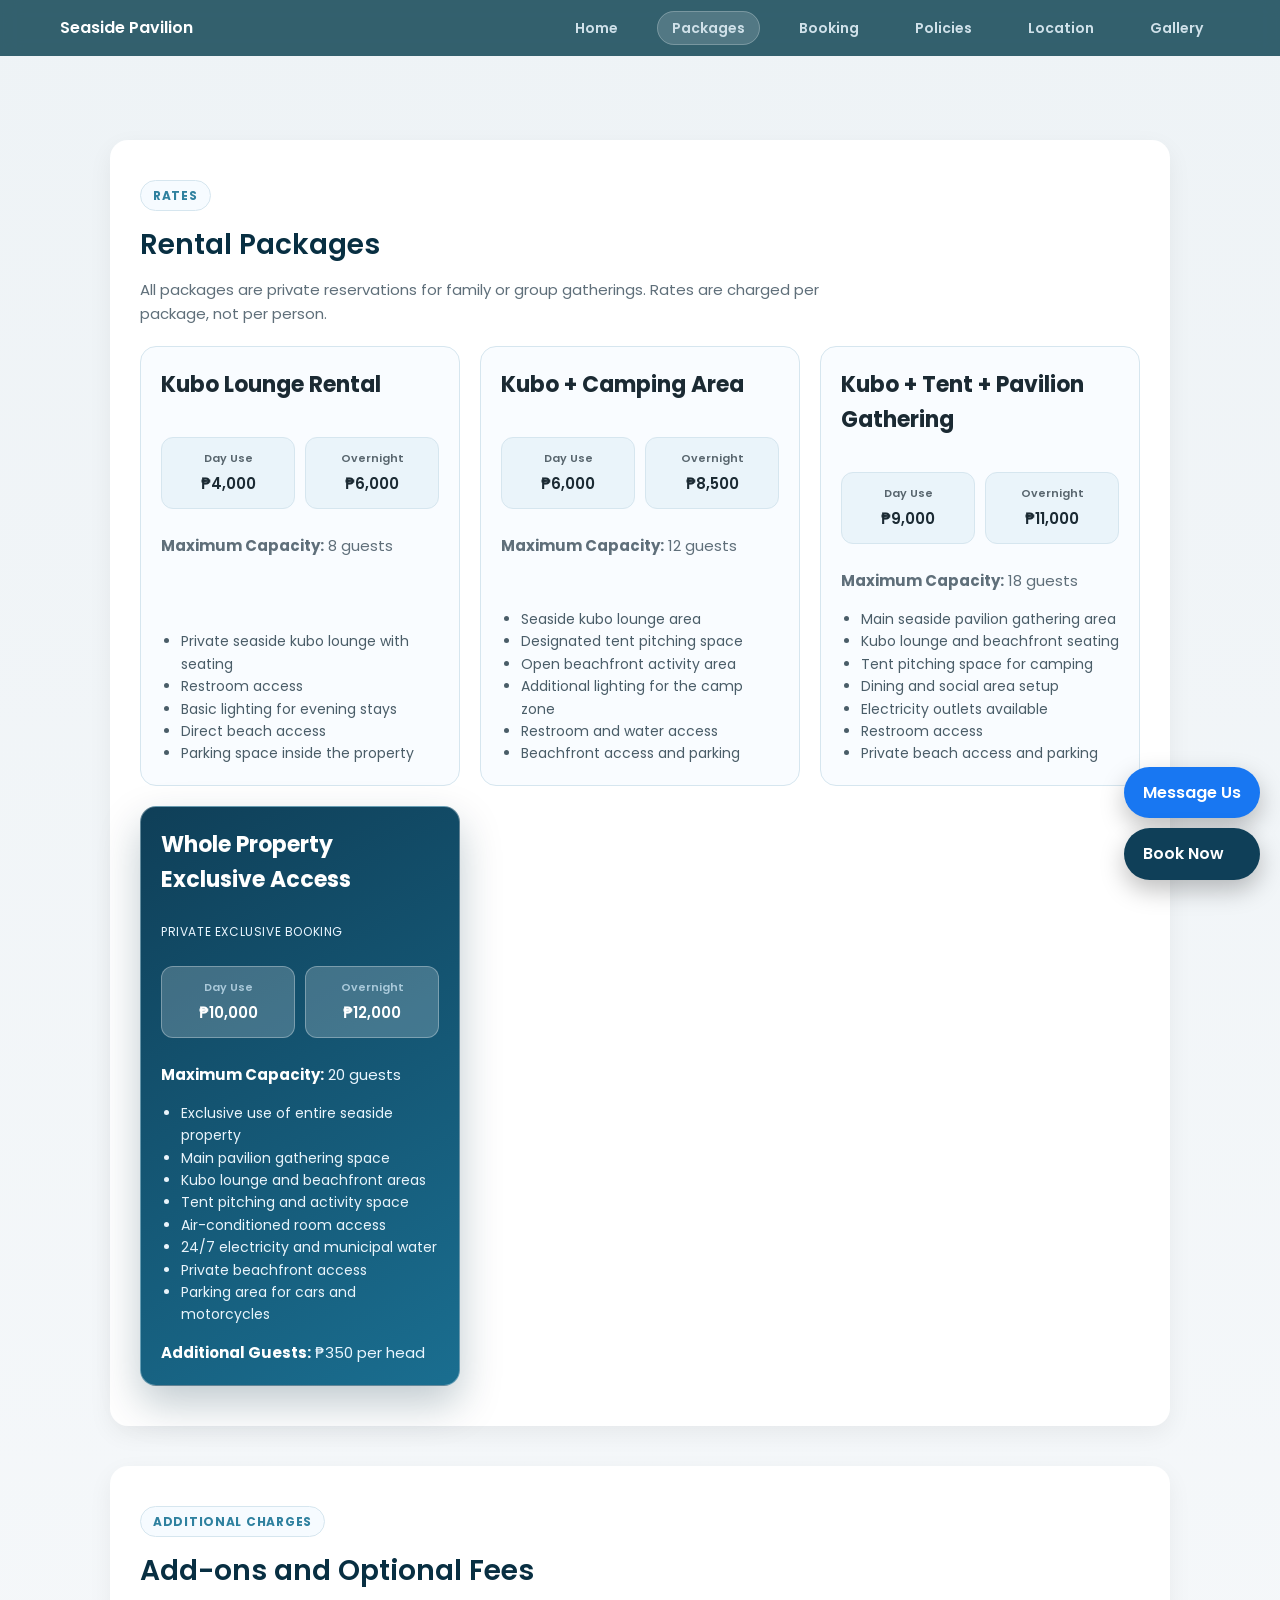
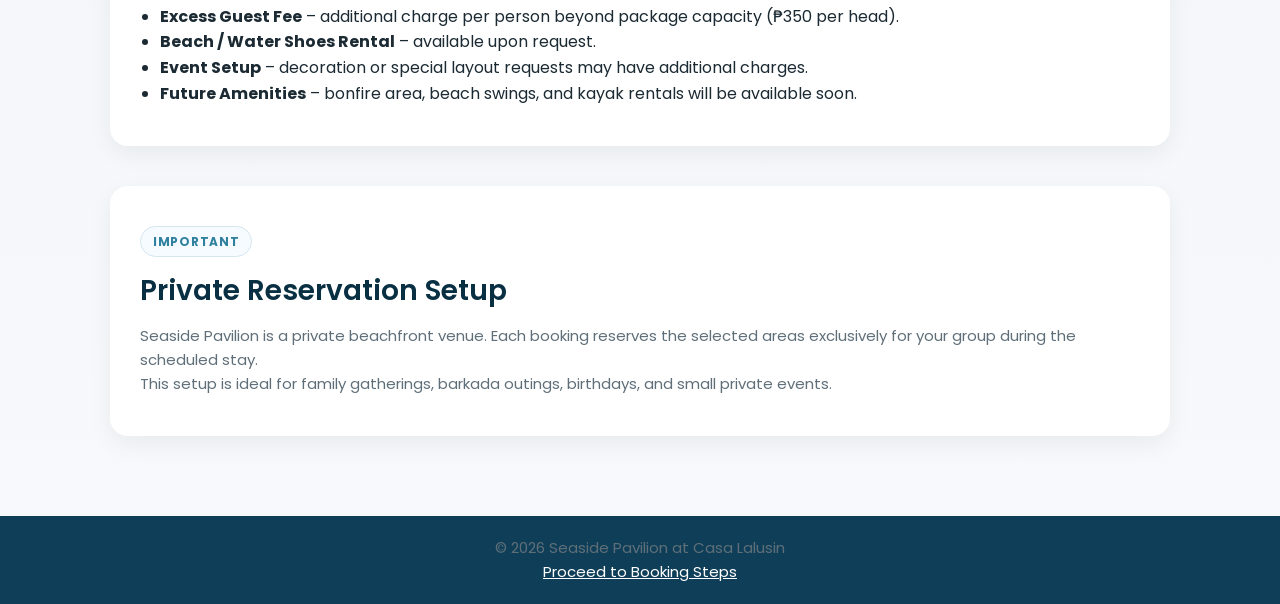
<file: packages.html>
<!DOCTYPE html>
<html lang="en">

<head>

<meta charset="UTF-8">
<meta name="viewport" content="width=device-width, initial-scale=1.0">

<title>Packages | Seaside Pavilion</title>

<link href="https://fonts.googleapis.com/css2?family=Poppins:wght@300;400;500;600;700&display=swap" rel="stylesheet">
<link rel="stylesheet" href="styles.css">

</head>

<body>

<div class="page-shell">

<header class="site-header">

<div class="header-wrap">

<a class="brand" href="index.html">Seaside Pavilion</a>

<nav class="site-nav" aria-label="Main navigation">

<a href="index.html">Home</a>
<a class="active" href="packages.html">Packages</a>
<a href="booking.html">Booking</a>
<a href="policies.html">Policies</a>
<a href="location.html">Location</a>
<a href="gallery.html">Gallery</a>

</nav>

</div>

</header>

<main>

<section class="section">

<div class="section-head">

<span class="kicker">Rates</span>
<h2>Rental Packages</h2>

<p class="lead">
All packages are private reservations for family or group gatherings.  
Rates are charged per package, not per person.
</p>

</div>

<div class="package-grid">

<!-- KUBO ONLY -->

<article class="package-card">

<h3>Kubo Lounge Rental</h3>

<div class="price-row">
<div class="price-chip"><small>Day Use</small>₱4,000</div>
<div class="price-chip"><small>Overnight</small>₱6,000</div>
</div>

<p><strong>Maximum Capacity:</strong> 8 guests</p>

<ul class="list">
<li>Private seaside kubo lounge with seating</li>
<li>Restroom access</li>
<li>Basic lighting for evening stays</li>
<li>Direct beach access</li>
<li>Parking space inside the property</li>
</ul>

</article>

<!-- KUBO + TENT -->

<article class="package-card">

<h3>Kubo + Camping Area</h3>

<div class="price-row">
<div class="price-chip"><small>Day Use</small>₱6,000</div>
<div class="price-chip"><small>Overnight</small>₱8,500</div>
</div>

<p><strong>Maximum Capacity:</strong> 12 guests</p>

<ul class="list">
<li>Seaside kubo lounge area</li>
<li>Designated tent pitching space</li>
<li>Open beachfront activity area</li>
<li>Additional lighting for the camp zone</li>
<li>Restroom and water access</li>
<li>Beachfront access and parking</li>
</ul>

</article>

<!-- KUBO + TENT + PAVILION -->

<article class="package-card">

<h3>Kubo + Tent + Pavilion Gathering</h3>

<div class="price-row">
<div class="price-chip"><small>Day Use</small>₱9,000</div>
<div class="price-chip"><small>Overnight</small>₱11,000</div>
</div>

<p><strong>Maximum Capacity:</strong> 18 guests</p>

<ul class="list">
<li>Main seaside pavilion gathering area</li>
<li>Kubo lounge and beachfront seating</li>
<li>Tent pitching space for camping</li>
<li>Dining and social area setup</li>
<li>Electricity outlets available</li>
<li>Restroom access</li>
<li>Private beach access and parking</li>
</ul>

</article>

<article class="package-card featured">

<h3>Whole Property Exclusive Access</h3>

<p class="exclusive-label">Private Exclusive Booking</p>

<div class="price-row">
  <div class="price-chip"><small>Day Use</small>₱10,000</div>
  <div class="price-chip"><small>Overnight</small>₱12,000</div>
</div>

<p><strong>Maximum Capacity:</strong> 20 guests</p>

<ul class="list">
  <li>Exclusive use of entire seaside property</li>
  <li>Main pavilion gathering space</li>
  <li>Kubo lounge and beachfront areas</li>
  <li>Tent pitching and activity space</li>
  <li>Air-conditioned room access</li>
  <li>24/7 electricity and municipal water</li>
  <li>Private beachfront access</li>
  <li>Parking area for cars and motorcycles</li>
</ul>

<p><strong>Additional Guests:</strong> ₱350 per head</p>

</article>

</div>

</section>

<section class="section">

<div class="section-head">

<span class="kicker">Additional Charges</span>
<h2>Add-ons and Optional Fees</h2>

</div>

<ul class="list">

<li><strong>Excess Guest Fee</strong> – additional charge per person beyond package capacity (₱350 per head).</li>

<li><strong>Beach / Water Shoes Rental</strong> – available upon request.</li>

<li><strong>Event Setup</strong> – decoration or special layout requests may have additional charges.</li>

<li><strong>Future Amenities</strong> – bonfire area, beach swings, and kayak rentals will be available soon.</li>

</ul>

</section>

<section class="section">

<div class="section-head">

<span class="kicker">Important</span>
<h2>Private Reservation Setup</h2>

</div>

<p>
Seaside Pavilion is a private beachfront venue. Each booking reserves the selected areas exclusively for your group during the scheduled stay.
</p>

<p>
This setup is ideal for family gatherings, barkada outings, birthdays, and small private events.
</p>

</section>

</main>

<footer class="footer">

<p>© 2026 Seaside Pavilion at Casa Lalusin</p>

<p>
<a href="booking.html" style="color:#fff;">Proceed to Booking Steps</a>
</p>

</footer>

</div>

<div class="floating-book">

<a href="https://www.facebook.com/profile.php?id=61583040510428"
target="_blank"
class="btn btn-facebook">
Message Us
</a>

<a href="https://docs.google.com/forms/d/e/1FAIpQLScv2Xp66gRx_fCEi0EjZHH2wXCVzVGtuP7Lgr5WYTmZOZ04qw/viewform"
target="_blank"
class="btn btn-brand">
Book Now
</a>

</div>

</body>

</html>
</file>
<file: styles.css>
* {
  margin: 0;
  padding: 0;
  box-sizing: border-box;
}

body {
  margin: 0;
}

:root {
  --bg: #eef5f9;
  --surface: #ffffff;
  --surface-soft: #f6fbff;
  --brand: #0f3f58;
  --brand-strong: #082f42;
  --accent: #2f819f;
  --text: #1b2a33;
  --muted: #58707d;
  --line: #d6e6ef;
  --shadow: 0 12px 28px rgba(8, 47, 66, 0.1);
  --radius-lg: 18px;
  --radius-md: 12px;
  --max-width: 1120px;
}

* {
  box-sizing: border-box;
}

body {
  margin: 0;
  font-family: 'Poppins', sans-serif;
  color: var(--text);
  background: linear-gradient(180deg,#f8fcff 0%,#eef5f9 100%);
  line-height: 1.6;
}

.page-shell {
  min-height: 100vh;
  display: flex;
  flex-direction: column;
}

/* ===== GLASS HEADER ===== */

.site-header {
  position: fixed;
  top: 0;
  width: 100%;
  z-index: 1000;
  background: rgba(30, 80, 95, 0.9);
  backdrop-filter: blur(10px);
}

.header-wrap {
  max-width: 1200px;
  margin: auto;
  display: flex;
  justify-content: space-between;
  align-items: center;
  padding: 15px 20px;
}

.site-nav a {
  color: white;
  opacity: 0.85;
  margin-left: 18px;
  transition: 0.3s;
}

.site-nav a:hover {
  opacity: 1;
}

.site-nav .active {
  background: rgba(255,255,255,0.15);
  padding: 6px 14px;
  border-radius: 999px;
}

body {
  padding-top: 90px;
}

@media (max-width: 768px) {
  body {
    padding-top: 120px;
  }
}

.hero {
  height: 100vh;
  display: flex;
  align-items: center;
  justify-content: center;
  text-align: center;
  padding: 0 20px;
  position: relative;

  /* 🔥 THIS IS WHAT YOU LOST */
  background: url("Photos/beach-front.jpg") center/cover no-repeat;
}

.hero-card {
  max-width: 800px;
  margin: auto;
}

main {
  max-width: var(--max-width);
  margin: auto;
  padding: 30px 20px;
  flex: 1;
}

.section-head h2 {
  margin-top: 0;
}

.grid-2 {
  display: grid;
  gap: 16px;
  grid-template-columns: repeat(auto-fit,minmax(280px,1fr));
}

.grid-3 {
  display: grid;
  gap: 16px;
  grid-template-columns: repeat(auto-fit,minmax(200px,1fr));
}

.card {
  background: var(--surface-soft);
  border: 1px solid var(--line);
  border-radius: var(--radius-md);
  padding: 16px;
}

.list,
.numbered {
  padding-left: 20px;
}

.package-grid {
  display: grid;
  grid-template-columns:repeat(4,1fr);
  gap: 20px;
  margin-top: 20px;
}

@media (max-width: 1000px) {
  .package-grid {
    grid-template-columns: repeat(2, 1fr);
  }
}

@media (max-width: 600px) {
  .package-grid {
    grid-template-columns: 1fr;
  }
}

.package-card.featured{
  transform: none;
}

.package-card.featured p,
.package-card.featured li {
  color: #eaf6ff;
}

.btn {
  display: inline-block;
  padding: 10px 18px;
  border-radius: 999px;
  text-decoration: none;
  font-weight: 600;
}

.btn-primary {
  background: white;
  color: var(--brand);
}

.btn-brand {
  background: var(--brand);
  color: white;
}

.btn-facebook {
  background: #1877f2;
  color: white;
}

.footer {
  background: var(--brand);
  color: white;
  text-align: center;
  padding: 20px;
}

.floating-book {
  position: fixed;
  right: 16px;
  bottom: 16px;
  display: flex;
  flex-direction: column;
  gap: 8px;
}

table {
  width: 100%;
  border-collapse: collapse;
}

th,
td {
  border: 1px solid var(--line);
  padding: 10px;
}

th {
  background: #e8f2f8;
}

/* ===== HERO GLASS CARD ===== */

.hero-card{
max-width:820px;
margin:0 auto;
padding:34px;
border-radius:18px;

background:rgba(6,28,39,0.52);
backdrop-filter:blur(6px);

box-shadow:0 12px 28px rgba(8,47,66,0.2);
}

/* ===== SMALL SECTION LABEL ===== */

.kicker{

display:inline-block;

font-size:12px;
letter-spacing:0.06em;

text-transform:uppercase;

color:#2f819f;

background:#f6fbff;

border:1px solid #d6e6ef;

border-radius:999px;

padding:5px 12px;

font-weight:700;

margin-bottom:10px;

}


/* ===== NAVIGATION ACTIVE BUTTON ===== */

.site-nav a {
color:#ebf7ff;
text-decoration:none;
font-weight:600;
padding:10px 16px;
border-radius:999px;
border:1px solid transparent;
transition:all 0.2s ease;
font-size:14px;
}

.site-nav a:hover,
.site-nav a.active{

background:rgba(255,255,255,0.18);

border-color:rgba(255,255,255,0.28);

transform:translateY(-1px);

}


/* FEATURED PACKAGE CARD */

.package-card.featured{

background:linear-gradient(150deg,#0f3f58 0%,#1a6e90 100%);

border-color:#0f3f58;

color:#ffffff;

box-shadow: 0 18px 40px rgba(8,47,66,0.25)
}

.package-card.featured h3{
color:#ffffff;
}

.package-card.featured li{
color:#e9f4fb;
}

.package-card.featured strong{
color:#ffffff;
}

.package-card.featured {

background:rgba(255,255,255,0.15);

border:1px solid rgba(255,255,255,0.35);

color:#ffffff;

}

.package-card.featured small{

color:#cfe8f7;

}


/* ===== POLICY CARDS ===== */

.policy-list{

display:grid;
gap:12px;

}

.policy-item{

background:#f6fbff;

border:1px solid #d6e6ef;

border-radius:12px;

padding:16px;

}

/* ===== PACKAGE PRICE LAYOUT FIX ===== */

.package-card:hover{

transform:translateY(-3px);

box-shadow:0 14px 30px rgba(8,47,66,0.12);

}

.section-head h2{

font-size:28px;

margin-bottom:6px;

color:#082f42;

}

.section-head .lead{

color:#58707d;

max-width:700px;

}

.btn{

display:inline-block;

border-radius:999px;

padding:12px 20px;

font-weight:600;

border:1px solid transparent;

transition:all .2s ease;

}

.btn:hover{

transform:translateY(-1px);

box-shadow:0 6px 14px rgba(0,0,0,0.15);

}

.policy-item{

background:#f6fbff;

border:1px solid #cfe2ee;

border-radius:14px;

padding:18px;

box-shadow:0 6px 18px rgba(8,47,66,0.05);

}

.policy-item{

transition:all .2s ease;

}

.card:hover{

transform:translateY(-2px);

}

.exclusive-label{
  font-size:12px;
  color:#cfe8f7;
  letter-spacing:0.05em;
  text-transform:uppercase;
  margin-bottom:10px;
  
}

.package-card h3{

font-size:22px;

margin-bottom:10px;

}

.hero {
  height: 100vh;
  display: flex;
  align-items: center;
  justify-content: center;
  text-align: center;
  padding: 0 20px;
  position: relative;
}

.hero-content {
  max-width: 700px;
  margin: auto;
}

.hero-overlay{

position:absolute;

top:0;

left:0;

width:100%;

height:100%;

background:linear-gradient(
180deg,
rgba(8,47,66,0.55),
rgba(8,47,66,0.75)
);

}

.hero-card{

position:relative;

background:rgba(8,47,66,0.75);

padding:50px;

border-radius:18px;

max-width:700px;

text-align:center;

color:white;

backdrop-filter:blur(6px);

box-shadow:0 25px 60px rgba(0,0,0,0.25);

}

.hero-card h1{

font-size:42px;

margin-bottom:15px;

}

.hero-card p{

font-size:18px;

opacity:0.9;

margin-bottom:25px;

}

/* FLOATING BOOK BUTTON */

.floating-book{

position:fixed;

bottom:20px;

right:20px;

display:flex;

flex-direction:column;

gap:10px;

z-index:999;

}

.floating-book a{

padding:12px 18px;

border-radius:999px;

font-weight:600;

box-shadow:0 10px 25px rgba(0,0,0,0.25);

text-decoration:none;

}

.floating-book a:hover{

transform:translateY(-2px);

box-shadow:0 14px 30px rgba(0,0,0,0.3);

}

/* Announcement Bar */

.announcement-bar{

background:#0f3f58;

color:white;

text-align:center;

padding:8px;

font-size:14px;

font-weight:500;

letter-spacing:0.5px;

}

/* AMENITIES SECTION */

.amenities-grid{

display:grid;

grid-template-columns:repeat(auto-fit,minmax(220px,1fr));

gap:18px;

margin-top:20px;

}

.amenity{

background:#f1f6f9;

padding:18px;

border-radius:12px;

font-weight:500;

text-align:center;

border:1px solid #d9e5ec;

transition:0.2s;

}

.amenity:hover{

transform:translateY(-3px);

box-shadow:0 10px 20px rgba(0,0,0,0.08);

}

/* GALLERY */

.gallery-grid{

display:grid;

grid-template-columns:repeat(auto-fit,minmax(250px,1fr));

gap:20px;

margin-top:25px;

}

.gallery-placeholder{

background:#e7eef3;

border:1px dashed #b6c9d6;

border-radius:14px;

height:180px;

display:flex;

align-items:center;

justify-content:center;

font-weight:500;

color:#4c6677;

}

/* MOBILE NAVIGATION */

@media (max-width: 768px) {

  .site-nav {
    overflow-x: auto;
    flex-wrap: nowrap;
    justify-content: flex-start;
    padding-bottom: 5px;
  }

  .site-nav a {
    white-space: nowrap;
  }

@media (max-width: 768px) {
  .hero {
    padding-top: 120px;
  }
}

.header-wrap{
flex-direction:column;
align-items:flex-start;
}

}

/* MOBILE HERO */

@media (max-width:600px){

.hero{
padding:60px 15px;
}

.hero-card{
padding:20px;
}

.hero h1{
font-size:28px;
}

.hero p{
font-size:14px;
}

}

/* MOBILE PACKAGES */

@media (max-width:680px){

.floating-book{
position:fixed;
bottom:10px;
left:10px;
right:10px;
flex-direction:row;
justify-content:center;
gap:10px;
}

.floating-book .btn{
flex:1;
text-align:center;
}

}

/* MOBILE SECTIONS */

@media (max-width:600px){

/* MOBILE NAVIGATION */

@media (max-width:700px){

.site-nav{

display:grid;

grid-template-columns:repeat(3,1fr);

gap:6px;

width:100%;

}

.site-nav a{

text-align:center;

padding:10px 6px;

font-size:13px;

}

.header-wrap{

flex-direction:column;

align-items:flex-start;

}

}

.gallery {
  padding: 50px 20px;
  text-align: center;
}

.featured {
  display: grid;
  grid-template-columns: 1fr 1fr;
  gap: 15px;
  margin-bottom: 20px;
}

.featured-img {
  width: 100%;
  height: 350px;
  object-fit: cover;
  border-radius: 12px;
  cursor: pointer;
}

.gallery-grid {
  display: grid;
  grid-template-columns: repeat(auto-fit, minmax(220px, 1fr));
  gap: 12px;
}

.gallery-grid img {
  width: 100%;
  height: 220px;
  object-fit: cover;
  border-radius: 10px;
  cursor: pointer;
}

.gallery img:hover {
  transform: scale(1.05);
  transition: 0.3s ease;
}

/* IMAGE BOX */
.img-box {
  position: relative;
  overflow: hidden;
  border-radius: 14px;
}

/* IMAGES */
.img-box img {
  width: 100%;
  height: 250px;
  object-fit: cover;
  transition: transform 0.4s ease;
}

/* FEATURED */
.featured .img-box img {
  height: 350px;
}

/* HOVER ZOOM */
.img-box:hover img {
  transform: scale(1.08);
}

/* OVERLAY TEXT */
.overlay {
  position: absolute;
  bottom: 0;
  width: 100%;
  padding: 12px;
  background: linear-gradient(to top, rgba(0,0,0,0.7), transparent);
  color: white;
  font-size: 14px;
  text-align: left;
  opacity: 0;
  transition: 0.3s;
}

.img-box:hover .overlay {
  opacity: 1;
}

.gallery img {
  opacity: 1;
  transform: none;
}

/* LIGHTBOX FIX */
#lightbox {
  display: none;
  position: fixed;
  z-index: 9999;
  top: 0;
  left: 0;
  width: 100%;
  height: 100%;
  background: rgba(0,0,0,0.9);
}

#lightbox img {
  display: block;
  max-width: 90%;
  max-height: 80%;
  margin: 5% auto;
  border-radius: 10px;
}

#lightbox .close,
#lightbox .prev,
#lightbox .next {
  position: absolute;
  color: white;
  font-size: 30px;
  cursor: pointer;
  user-select: none;
}

#lightbox .close {
  top: 20px;
  right: 30px;
}

#lightbox .prev {
  top: 50%;
  left: 30px;
  transform: translateY(-50%);
}

#lightbox .next {
  top: 50%;
  right: 30px;
  transform: translateY(-50%);
}

.gallery-grid {
  display: grid;
  grid-template-columns: repeat(auto-fit, minmax(220px, 1fr));
  gap: 15px;
}

.img-box img {
  width: 100%;
  height: 250px;
  object-fit: cover;
  border-radius: 10px;
  display: block;
}

/* ===== LIGHTBOX FINAL FIX ===== */

#lightbox {
  display: none;
  position: fixed !important;
  z-index: 99999 !important;
  top: 0;
  left: 0;
  width: 100vw;
  height: 100vh;
  background: rgba(0,0,0,0.95);

  justify-content: center;
  align-items: center;
}

#lightbox img {
  max-width: 90vw;
  max-height: 85vh;
  object-fit: contain;
  border-radius: 12px;
}

/* Buttons */
#lightbox .close,
#lightbox .prev,
#lightbox .next {
  position: absolute;
  color: white;
  font-size: 32px;
  cursor: pointer;
  user-select: none;
}

#lightbox .close {
  top: 20px;
  right: 30px;
}

#lightbox .prev {
  left: 20px;
  top: 50%;
  transform: translateY(-50%);
}

#lightbox .next {
  right: 20px;
  top: 50%;
  transform: translateY(-50%);
}

#lightbox {
  display: none;
  position: fixed !important;
  z-index: 99999 !important;
  top: 0;
  left: 0;
  width: 100vw;
  height: 100vh;
  background: rgba(0,0,0,0.95);

  justify-content: center;
  align-items: center;
}

#lightbox img {
  max-width: 90vw;
  max-height: 85vh;
  object-fit: contain;
  border-radius: 12px;
}

#lightbox .close,
#lightbox .prev,
#lightbox .next {
  position: absolute;
  color: white;
  font-size: 32px;
  cursor: pointer;
}

#lightbox .close {
  top: 20px;
  right: 30px;
}

#lightbox .prev {
  left: 20px;
  top: 50%;
  transform: translateY(-50%);
}

#lightbox .next {
  right: 20px;
  top: 50%;
  transform: translateY(-50%);
}

/* ===== PREMIUM GALLERY DESIGN ===== */

.gallery {
  max-width: 1200px;
  margin: 0 auto;
  padding: 40px 20px;
}

.gallery h2 {
  text-align: center;
  font-size: 28px;
  margin-bottom: 25px;
}

/* Featured images */
.featured {
  display: grid;
  grid-template-columns: 1fr 1fr;
  gap: 15px;
  margin-bottom: 20px;
}

.featured .img-box {
  overflow: hidden;
  border-radius: 16px;
}

/* Grid layout */
.gallery-grid {
  display: grid;
  grid-template-columns: repeat(auto-fill, minmax(220px, 1fr));
  gap: 15px;
}

/* Image box */
.img-box {
  position: relative;
  overflow: hidden;
  border-radius: 14px;
  cursor: pointer;
}

/* Images */
.img-box img {
  width: 100%;
  height: 230px;
  object-fit: cover;
  transition: transform 0.4s ease, filter 0.4s ease;
  display: block;
}

/* Hover effect */
.img-box:hover img {
  transform: scale(1.08);
  filter: brightness(0.85);
}

/* Optional overlay glow */
.img-box::after {
  content: "";
  position: absolute;
  inset: 0;
  background: rgba(0,0,0,0.15);
  opacity: 0;
  transition: 0.3s;
}

.img-box:hover::after {
  opacity: 1;
}

/* ===== MOBILE OPTIMIZATION ===== */
@media (max-width: 768px) {
  .featured {
    grid-template-columns: 1fr;
  }

  .img-box img {
    height: 200px;
  }
}

/* smoother page feel */
body {
  background: #f4f7f9;
}

/* subtle card effect */
.gallery {
  background: white;
  border-radius: 16px;
}

/* smoother page feel */
body {
  background: #f4f7f9;
}

/* subtle card effect */
.gallery {
  background: white;
  border-radius: 16px;
}

/* ===== ULTRA PREMIUM GALLERY ===== */

.gallery {
  max-width: 1200px;
  margin: auto;
  padding: 50px 20px;
}

.gallery h2 {
  text-align: center;
  font-size: 30px;
  margin-bottom: 20px;
}

/* ===== PREMIUM FILTER BUTTONS ===== */

.gallery-tabs {
  display: flex;
  justify-content: center;
  flex-wrap: wrap;
  gap: 10px;
  margin-bottom: 30px;
}

.tab {
  padding: 10px 18px;
  border-radius: 999px;
  border: none;
  background: rgba(255,255,255,0.7);
  backdrop-filter: blur(10px);
  color: #1f4f63;
  font-weight: 500;
  cursor: pointer;
  transition: all 0.3s ease;
  box-shadow: 0 4px 12px rgba(0,0,0,0.08);
}

/* Active + hover */
.tab.active,
.tab:hover {
  background: linear-gradient(135deg, #1f4f63, #2c6e8a);
  color: white;
  transform: translateY(-2px);
}

}

/* IMAGE BOX */
.img-box {
  overflow: hidden;
  border-radius: 14px;
  cursor: pointer;
}

.img-box img {
  width: 100%;
  height: 230px;
  object-fit: cover;
  transition: transform 0.4s ease;
}

.img-box:hover img {
  transform: scale(1.08);
}

@media (max-width: 768px) {
  .gallery-grid {
    column-count: 2;
  }

  .img-box img {
    height: 180px;
  }
}

.img-box {
  border-radius: 16px;
  overflow: hidden;
  box-shadow: 0 6px 18px rgba(0,0,0,0.1);
}

/* ===== HERO UPGRADE ===== */

.hero {
  height: 100vh;
  display: flex;
  align-items: center;
  justify-content: center;
  text-align: center;
  padding: 0 20px;
  position: relative;
}

.hero-overlay {
  position: absolute;
  inset: 0;
  background: linear-gradient(to bottom, rgba(0,0,0,0.4), rgba(0,0,0,0.6));
}

.hero-content{
  background:rgba(0,0,0,0.35);
  backdrop-filter:blur(8px);

  padding:45px 70px;

  border-radius:28px;

  max-width:800px;
  width:90%;

  box-shadow:0 25px 60px rgba(0,0,0,0.35);
}

.hero-content h1{
  font-size:42px;
}

.hero-content p{
  font-size:18px;
}

.hero-content h1 {
  font-size: 42px;
  font-weight: 700;
  margin-bottom: 15px;
}

.hero-content p {
  font-size: 16px;
  margin-bottom: 25px;
}

/* Buttons */
.hero-buttons {
  display: flex;
  gap: 10px;
  justify-content: center;
  flex-wrap: wrap;
}

.btn {
  padding: 12px 20px;
  border-radius: 999px;
  text-decoration: none;
  font-weight: 500;
  transition: 0.3s ease;
}

.btn.primary {
  background: #1f4f63;
  color: white;
}

.btn.secondary {
  background: white;
  color: #1f4f63;
}

/* Hover */
.btn:hover {
  transform: translateY(-2px);
  opacity: 0.9;
}

/* ===== HERO UPGRADE ===== */

.hero {
  height: 100vh;
  display: flex;
  align-items: center;
  justify-content: center;
  text-align: center;
  padding: 0 20px;
  position: relative;
}

.hero-overlay {
  position: absolute;
  inset: 0;
  background: rgba(0,0,0,0.45); /* LESS DARK */
}

.hero-content {
  position: relative;
  text-align: center;
  color: white;
  padding: 20px;
}

.hero-content h1 {
  font-size: 38px;
  font-weight: 700;
  margin-bottom: 10px;
}

.hero-content p {
  font-size: 16px;
  opacity: 0.95;
}

/* Buttons */
.hero-buttons {
  display: flex;
  gap: 10px;
  justify-content: center;
  flex-wrap: wrap;
}

.btn {
  padding: 12px 22px;
  border-radius: 999px;
  font-weight: 500;
  transition: all 0.3s ease;
}

.btn.primary {
  background: linear-gradient(135deg, #1f4f63, #2f7a8c);
  color: white;
}

.btn.secondary {
  background: white;
  color: #1f4f63;
}

.btn:hover {
  transform: translateY(-3px) scale(1.03);
  box-shadow: 0 10px 25px rgba(0,0,0,0.15);
}

/* ===== PREVIEW ===== */

.preview {
  padding: 50px 20px;
  text-align: center;
}

.preview-grid {
  display: grid;
  grid-template-columns: repeat(auto-fit, minmax(250px, 1fr));
  gap: 15px;
}

.preview-grid img {
  width: 100%;
  height: 250px;
  object-fit: cover;
  border-radius: 14px;
}

/* ===== GLOBAL FIX ===== */

body {
  margin: 0;
  font-family: 'Poppins', sans-serif;
  background: #f7f9fb;
}

main {
  max-width: 1100px;
  margin: auto;
  padding: 20px;
}

section {
  margin-bottom: 60px;
}

img {
  max-width: 100%;
  height: auto;
  display: block;
}

img {
  max-width: 100%;
  height: auto;
  display: block;
}

.highlight-grid {
  display: grid;
  grid-template-columns: repeat(auto-fit, minmax(220px, 1fr));
  gap: 20px;
}

.highlight-card {
  background: #f7f9fb;
  padding: 20px;
  border-radius: 14px;
  border: 1px solid #e3e8ee;

  transition: all 0.25s ease;
}

.highlight-card:hover {
  transform: translateY(-6px);
  box-shadow: 0 12px 30px rgba(0,0,0,0.1);
}

.floating-buttons {
  position: fixed;
  bottom: 20px;
  right: 20px;
  display: flex;
  flex-direction: column;
  gap: 10px;
  z-index: 999;
}

.floating-buttons a {
  padding: 10px 14px;
  border-radius: 999px;
  font-size: 13px;
}

@media (max-width: 768px) {

  .hero-content h1 {
    font-size: 26px;
  }

  .hero-content p {
    font-size: 14px;
  }

  main {
    padding: 15px;
  }

}

/* ===== UNIFIED SECTION STYLE ===== */

.section-box {
  background: #ffffff;
  padding: 40px 30px;
  border-radius: 18px;
  box-shadow: 0 8px 25px rgba(0,0,0,0.06);
  margin-bottom: 40px;
}

.section-label {
  display: inline-block;
  font-size: 12px;
  font-weight: 600;
  color: #2f7a8c;
  background: #e7f3f7;
  padding: 6px 12px;
  border-radius: 999px;
  margin-bottom: 10px;
}

.section-box h2 {
  margin-bottom: 10px;
}

.section-box p {
  color: #5f6f7a;
}

.hero-content {
  animation: fadeUp 1s ease forwards;
}

@keyframes fadeUp {
  from {
    opacity: 0;
    transform: translateY(30px);
  }
  to {
    opacity: 1;
    transform: translateY(0);
  }
}

.section-box {
  opacity: 0;
  transform: translateY(40px);
  transition: 0.6s ease;
}

.section-box.show {
  opacity: 1;
  transform: translateY(0);
}

.brand {
  color: white;
  text-decoration: none;
  font-weight: 600;
}

.brand:visited {
  color: white;
}

.section-box:nth-child(even) {
  background: #f2f6f8;
}

.section-subtext {
  color: #6b7c85;
  margin-top: 8px;
  margin-bottom: 20px;
}

.hero::before{
  content:"";
  position:absolute;
  inset:0;
  background:linear-gradient(
    to bottom,
    rgba(0,0,0,0.25),
    rgba(0,0,0,0.55)
  );
}

.hero-content {
  position: relative;
  z-index: 2;
}

.highlight-grid {
  grid-template-columns: repeat(auto-fit, minmax(260px, 1fr));
}

.image-break img {
  width: 100%;
  height: 300px;
  object-fit: cover;
  border-radius: 16px;
}

h2 {
  font-size: 28px;
  margin-bottom: 10px;
}

main {
  max-width: 1200px;
  margin: auto;
  padding: 40px 20px;
}

.section-box {
  margin-bottom: 50px;
}

h1 {
  font-size: 42px;
  font-weight: 700;
}

h2 {
  font-size: 28px;
  font-weight: 600;
}

p {
  font-size: 15px;
  color: #5f6f79;
}

.hero h1 {
  text-shadow: 0 4px 20px rgba(0,0,0,0.5);
}

html {
  scroll-behavior: smooth;
}

.btn {
  transition: all 0.25s ease;
}

.btn:active {
  transform: scale(0.96);
}

img {
  display: block;
}

.mini-gallery img {
  transition: 0.3s ease;
}

.mini-gallery img:hover {
  transform: scale(1.05);
}

@media (max-width: 768px) {

  h1 {
    font-size: 28px;
  }

  h2 {
    font-size: 22px;
  }

  .highlight-grid {
    grid-template-columns: 1fr;
  }

  .mini-gallery {
    grid-template-columns: 1fr;
  }

}

.floating-buttons {
  position: fixed;
  bottom: 20px;
  right: 20px;
  display: flex;
  flex-direction: column;
  gap: 10px;
  z-index: 999;
}

body {
  animation: fadeInPage 0.6s ease;
}

@keyframes fadeInPage {
  from {
    opacity: 0;
  }
  to {
    opacity: 1;
  }
}

:root {
  --radius: 16px;
}

.section-box,
.highlight-card,
.mini-gallery img,
.image-break img {
  border-radius: var(--radius);
}

body {
  background: linear-gradient(to bottom, #eef3f6, #f7f9fb);
}

body {
  padding-top: 80px;
}

@media (max-width: 768px) {

  .header-wrap {
    flex-direction: column;
    gap: 10px;
  }

  .site-nav {
    display: flex;
    overflow-x: auto;
    gap: 8px;
    width: 100%;
    justify-content: flex-start;
    padding-bottom: 5px;
  }

  .site-nav a {
    white-space: nowrap;
    font-size: 12px;
    padding: 6px 10px;
  }

}

.hero::before {
  content: "";
  position: absolute;
  inset: 0;
  background: rgba(0,0,0,0.4);
}

.package-card.featured {
  grid-column: span 1; /* prevents weird stretching */
}

.package-card:hover {
  transform: translateY(-5px);
  box-shadow: 0 20px 40px rgba(0,0,0,0.12);
}

.section-head .lead {
  color: #5f6f7a;
  margin-top: 10px;
  margin-bottom: 20px;
  line-height: 1.6;
}

.price-row {
  display: flex;
  gap: 10px;
  margin: 10px 0;
}

.price-chip small{
  display:block;
  font-size:11px;
  opacity:0.7;
  margin-bottom:2px;
}

.price-chip{
  font-size:16px;
  font-weight:600;
}

.package-card p {
  color: #5f6f7a;
}

.package-card li {
  color: #4a5d68;
  font-size: 14px;
}

.package-card:hover {
  transform: translateY(-6px);
  box-shadow: 0 18px 40px rgba(0,0,0,0.12);
}

.section {
  background: white;
  padding: 40px 30px;
  border-radius: 18px;
  box-shadow: 0 8px 25px rgba(0,0,0,0.06);
  margin-bottom: 40px;
}

.section-head h2 {
  font-size: 30px;
  margin-bottom: 5px;
}

.kicker {
  margin-bottom: 12px;
}

/* ===== CORE LAYOUT RESTORE ===== */

.section {
  background: #ffffff;
  padding: 40px 30px;
  border-radius: 18px;
  box-shadow: 0 8px 25px rgba(0,0,0,0.06);
  margin-bottom: 40px;
}

.section-head h2 {
  font-size: 28px;
  margin-bottom: 10px;
}

.section-head .lead {
  color: #5f6f7a;
  margin-bottom: 20px;
}

/* GRID SYSTEM */

.grid-2 {
  display: grid;
  grid-template-columns: repeat(auto-fit, minmax(280px, 1fr));
  gap: 20px;
}

.grid-3 {
  display: grid;
  grid-template-columns: repeat(auto-fit, minmax(220px, 1fr));
  gap: 20px;
}

.package-grid {
  display:grid;
  grid-template-columns:repeat(auto-fit,minmax(260px,1fr));
  gap:20px;
  margin-top: 20px;
}

.package-card.featured {
  background: linear-gradient(150deg,#0f3f58,#1a6e90);
  color: white;
}

.price-row {
  display: flex;
  gap: 10px;
}

.section-box {
  background: #ffffff;
  padding: 35px 25px;
  border-radius: 18px;
  box-shadow: 0 8px 25px rgba(0,0,0,0.06);
  margin-bottom: 30px;
}

main {
  max-width: 1100px;
  margin: auto;
  padding: 40px 20px;
}

@media (max-width: 900px) {
  .package-grid {
    grid-template-columns: repeat(2, 1fr);
  }
}

@media (max-width: 600px) {
  .package-grid {
    grid-template-columns: 1fr;
  }
}

.announcement-bar{
  position: relative;
  z-index: 999;
  margin-top: -5px;
}

.site-header{
  border-bottom: none;
}

.package-grid{
  align-items: stretch;
}

.price-row{
  display:flex;
  gap:10px;
  margin:10px 0 15px;
}

.price-chip{
  flex:1;
  background:#eaf4fa;
  border-radius:12px;
  padding:12px;
  text-align:center;
  font-weight:600;
  font-size:15px;
  border:1px solid #d6e6ef;
}

.price-chip small{
  display:block;
  font-size:11px;
  opacity:0.7;
  margin-bottom:4px;
}

body{
  padding-top:100px; /* increase slightly */
}

.announcement-bar{
  margin-top:-6px;
}

.section-box p{
  margin-bottom:20px;
  line-height:1.7;
}

.highlight-card{
  background:#ffffff;
  border:1px solid #d6e6ef;
  border-radius:14px;
  padding:18px;
  transition:all 0.25s ease;
}

.highlight-card:hover{
  transform:translateY(-5px);
  box-shadow:0 12px 25px rgba(0,0,0,0.1);
}

.section-box:nth-child(even){
  background:#f6fbff;
}

.btn{
  transition:all 0.25s ease;
}

.btn:hover{
  transform:translateY(-2px);
  box-shadow:0 8px 20px rgba(0,0,0,0.15);
}

.btn{
  transition:all 0.25s ease;
}

.btn:hover{
  transform:translateY(-2px);
  box-shadow:0 8px 20px rgba(0,0,0,0.15);
}

.package-card.featured .price-chip{
  background:rgba(255,255,255,0.2);
  color:white;
  border:1px solid rgba(255,255,255,0.3);
}

.package-card.featured small{
  color:#d6eefc;
}

.highlight-grid{
  display:grid;
  grid-template-columns:repeat(auto-fit,minmax(250px,1fr));
  gap:20px;
  align-items:center;
}

.highlight-card{
  text-align:center;
  display:flex;
  flex-direction:column;
  justify-content:center;
  align-items:center;
  min-height:130px;
}

.hero-content{
  background:rgba(0,0,0,0.35);
  backdrop-filter:blur(6px);
  padding:30px;
  border-radius:16px;
  max-width:600px;
}

.btn.primary{
  background:linear-gradient(135deg,#1f4f63,#2f7a8c);
  color:white;
}

.btn.secondary{
  background:white;
  color:#1f4f63;
}

.highlight-card{
  text-decoration:none;
  color:inherit;
  display:block;
}

.highlight-card,
.feature-card,
.about-card{
  display:flex;
  flex-direction:column;
  justify-content:center;
  align-items:center;
  text-align:center;
  min-height:120px;
}

.about-highlights{
  display:flex;
  flex-wrap:wrap;
  gap:10px;
  margin-top:15px;
}

.about-highlights span{
  background:#eaf4fa;
  padding:8px 14px;
  border-radius:20px;
  font-size:13px;
  border:1px solid #d6e6ef;
}

.package-card ul{
  margin-bottom:0;
}

.section-box h2{
  font-size:26px;
  margin-bottom:10px;
}

.section-box .section-label{
  margin-bottom:10px;
}

.package-card{
  background:#f9fcff;
  border:1px solid #d6e6ef;
  border-radius:16px;
  padding:20px;

  display:flex;
  flex-direction:column;
  gap:15px;

  height:100%;
  min-width:0;

  transition:all 0.25s ease;
}

.package-card .price-row{
  margin:10px 0;
}

.package-card p{
  margin:0;
}

.package-card ul{
  margin-top:10px;
  margin-bottom:0;
}

.package-card ul.list{
  margin-top:auto;
}

.package-card h3{
  text-align:left;
}

.package-card p{
  text-align:left;
}

.price-row{
  justify-content:flex-start;
}

.package-card .additional{
  margin-top:auto;
  font-weight:600;
}
</file>
